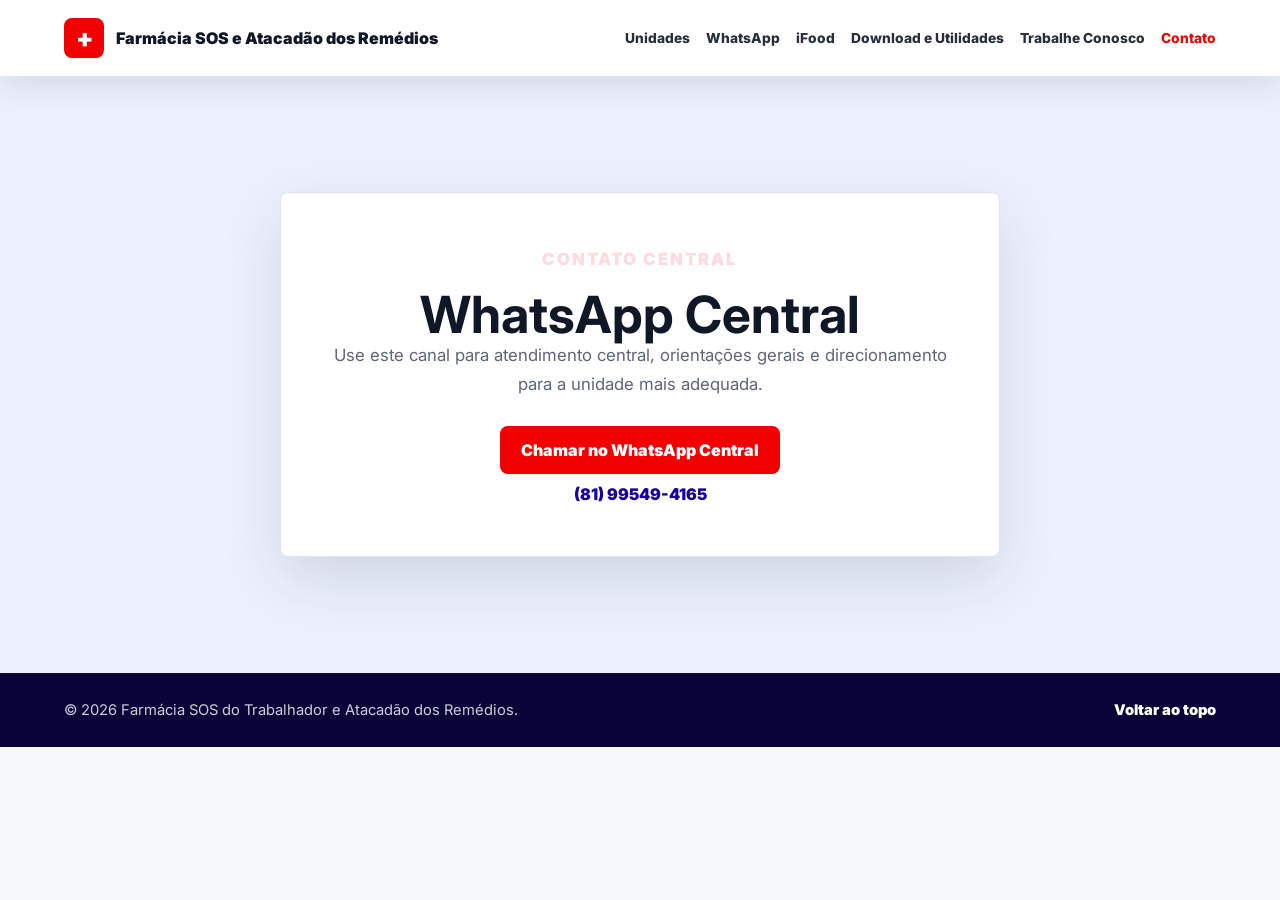
<file: contato.html>
<!doctype html>
<html lang="pt-BR">
  <head>
    <meta charset="utf-8">
    <meta name="viewport" content="width=device-width, initial-scale=1">
    <title>Farmácia SOS do Trabalhador e Atacadão dos Remédios</title>
    <meta
      name="description"
      content="Unidades, WhatsApp, iFood e informações de atendimento da Farmácia SOS do Trabalhador e Atacadão dos Remédios."
    >
    <link rel="preconnect" href="https://fonts.googleapis.com">
    <link rel="preconnect" href="https://fonts.gstatic.com" crossorigin>
    <link
      href="https://fonts.googleapis.com/css2?family=Inter:wght@400;500;600;700;800;900&display=swap"
      rel="stylesheet"
    >
    <link rel="icon" href="assets/favicon.svg" type="image/svg+xml">
    <link rel="stylesheet" href="styles.css">
  </head>
  <body class="subpage">
    <header class="site-header" data-header>
      <a class="brand" href="index.html" aria-label="Ir para o início">
        <span class="brand-cross">+</span>
        <span>Farmácia SOS e Atacadão dos Remédios</span>
      </a>

      <button class="menu-toggle" type="button" aria-label="Abrir menu" aria-expanded="false" data-menu-toggle>
        <span></span>
        <span></span>
        <span></span>
      </button>

      <nav class="nav" data-nav aria-label="Navegação principal">
        <a href="unidades.html">Unidades</a>
        <a href="whatsapp.html">WhatsApp</a>
        <a href="ifood.html">iFood</a>
        <a href="downloads.html">Download e Utilidades</a>
        <a href="https://forms.gle/5u4SYLcaU9EWQe9u9" target="_blank" rel="noopener noreferrer">Trabalhe Conosco</a>
        <a href="contato.html" aria-current="page">Contato</a>
      </nav>
    </header>

    <main>
      <section class="section contact" id="contato" aria-labelledby="contact-title">
        <div class="section-inner contact-only">
          <div class="contact-card">
            <p class="eyebrow">Contato Central</p>
            <h2 id="contact-title">WhatsApp Central</h2>
            <p>
              Use este canal para atendimento central, orientações gerais e direcionamento para a unidade mais
              adequada.
            </p>
            <div class="contact-details">
              <a class="button primary" href="https://wa.me/5581995494165">Chamar no WhatsApp Central</a>
              <span>(81) 99549-4165</span>
            </div>
          </div>
        </div>
      </section>
    </main>

    <footer class="footer">
      <span>© 2026 Farmácia SOS do Trabalhador e Atacadão dos Remédios.</span>
      <a href="index.html">Voltar ao topo</a>
    </footer>

    <script src="script.js"></script>
  </body>
</html>
</file>
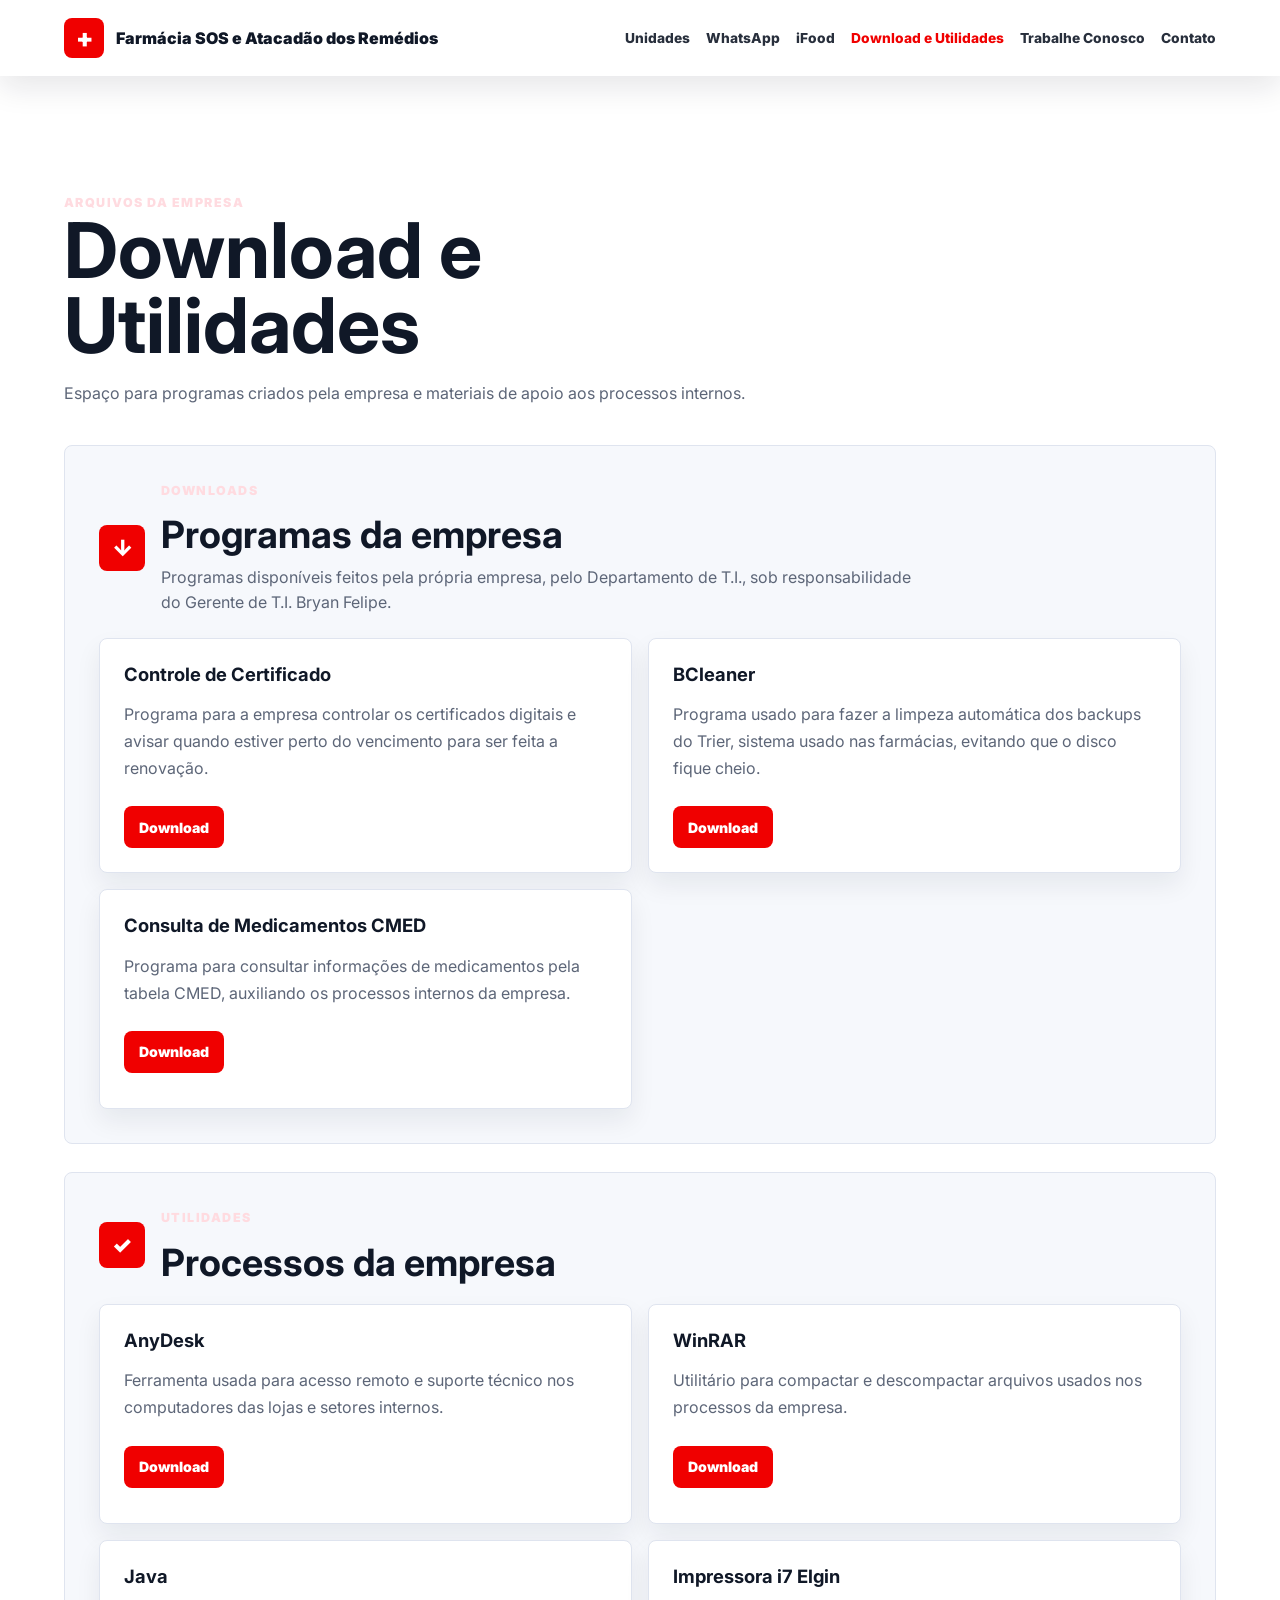
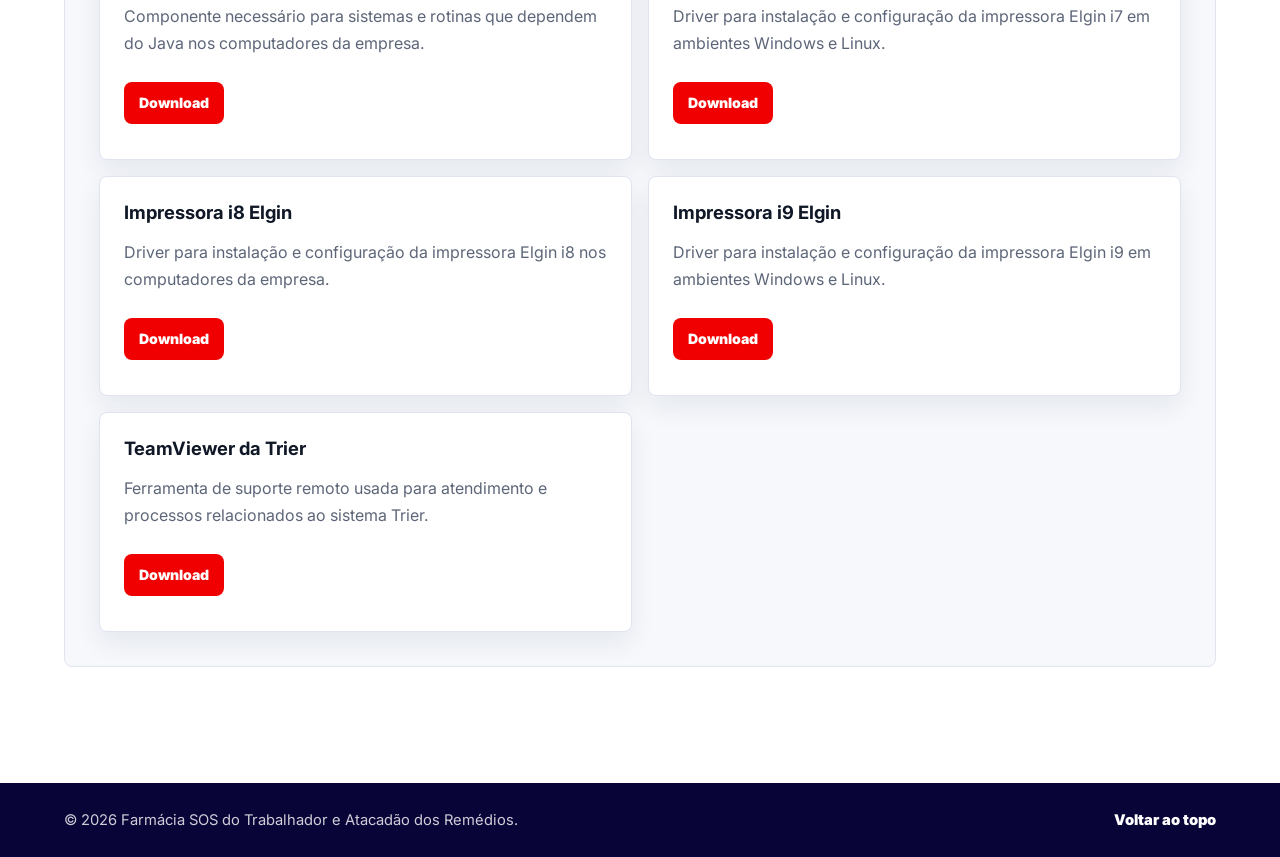
<file: downloads.html>
<!doctype html>
<html lang="pt-BR">
  <head>
    <meta charset="utf-8">
    <meta name="viewport" content="width=device-width, initial-scale=1">
    <title>Download e Utilidades | Farmácia SOS e Atacadão dos Remédios</title>
    <meta
      name="description"
      content="Downloads de programas e utilidades internas da Farmácia SOS do Trabalhador e Atacadão dos Remédios."
    >
    <link rel="preconnect" href="https://fonts.googleapis.com">
    <link rel="preconnect" href="https://fonts.gstatic.com" crossorigin>
    <link
      href="https://fonts.googleapis.com/css2?family=Inter:wght@400;500;600;700;800;900&display=swap"
      rel="stylesheet"
    >
    <link rel="icon" href="assets/favicon.svg" type="image/svg+xml">
    <link rel="stylesheet" href="styles.css">
  </head>
  <body class="subpage">
    <header class="site-header" data-header>
      <a class="brand" href="index.html" aria-label="Ir para o início">
        <span class="brand-cross">+</span>
        <span>Farmácia SOS e Atacadão dos Remédios</span>
      </a>

      <button class="menu-toggle" type="button" aria-label="Abrir menu" aria-expanded="false" data-menu-toggle>
        <span></span>
        <span></span>
        <span></span>
      </button>

      <nav class="nav" data-nav aria-label="Navegação principal">
        <a href="unidades.html">Unidades</a>
        <a href="whatsapp.html">WhatsApp</a>
        <a href="ifood.html">iFood</a>
        <a href="downloads.html" aria-current="page">Download e Utilidades</a>
        <a href="https://forms.gle/5u4SYLcaU9EWQe9u9" target="_blank" rel="noopener noreferrer">Trabalhe Conosco</a>
        <a href="contato.html">Contato</a>
      </nav>
    </header>

    <main>
      <section class="section downloads" id="downloads" aria-labelledby="downloads-title">
        <div class="section-inner">
          <div class="section-heading">
            <p class="eyebrow">Arquivos da empresa</p>
            <h1 id="downloads-title">Download e Utilidades</h1>
            <p>Espaço para programas criados pela empresa e materiais de apoio aos processos internos.</p>
          </div>

          <div class="download-groups">
            <section class="download-group" aria-labelledby="programs-title">
              <div class="download-group-heading">
                <span class="download-icon">↓</span>
                <div>
                  <p class="eyebrow">Downloads</p>
                  <h2 id="programs-title">Programas da empresa</h2>
                  <p class="download-note">
                    Programas disponíveis feitos pela própria empresa, pelo Departamento de T.I., sob responsabilidade
                    do Gerente de T.I. Bryan Felipe.
                  </p>
                </div>
              </div>

              <div class="download-grid">
                <article class="download-card">
                  <h3>Controle de Certificado</h3>
                  <p>Programa para a empresa controlar os certificados digitais e avisar quando estiver perto do vencimento para ser feita a renovação.</p>
                  <a class="mini-link" href="https://www.mediafire.com/file/p37ywfiznvc7p60/CertiControl.exe/file" target="_blank" rel="noopener noreferrer">Download</a>
                </article>
                <article class="download-card">
                  <h3>BCleaner</h3>
                  <p>Programa usado para fazer a limpeza automática dos backups do Trier, sistema usado nas farmácias, evitando que o disco fique cheio.</p>
                  <a class="mini-link" href="https://www.mediafire.com/file/vxejhpbcp4vbf5q/Instalador_BCleaner_1.0.5.exe/file" target="_blank" rel="noopener noreferrer">Download</a>
                </article>
                <article class="download-card">
                  <h3>Consulta de Medicamentos CMED</h3>
                  <p>Programa para consultar informações de medicamentos pela tabela CMED, auxiliando os processos internos da empresa.</p>
                  <a class="mini-link" href="https://www.mediafire.com/file/5kdddxyx3rzt1ry/Consulta_de_Medicamentos_v.1.0.10.exe/file" target="_blank" rel="noopener noreferrer">Download</a>
                </article>
              </div>
            </section>

            <section class="download-group" aria-labelledby="utilities-title">
              <div class="download-group-heading">
                <span class="download-icon">✓</span>
                <div>
                  <p class="eyebrow">Utilidades</p>
                  <h2 id="utilities-title">Processos da empresa</h2>
                </div>
              </div>

              <div class="download-grid">
                <article class="download-card">
                  <h3>AnyDesk</h3>
                  <p>Ferramenta usada para acesso remoto e suporte técnico nos computadores das lojas e setores internos.</p>
                  <a class="mini-link" href="https://anydesk.com/pt/downloads/guide/thank-you?dv=win_exe" target="_blank" rel="noopener noreferrer">Download</a>
                </article>
                <article class="download-card">
                  <h3>WinRAR</h3>
                  <p>Utilitário para compactar e descompactar arquivos usados nos processos da empresa.</p>
                  <a class="mini-link" href="https://www.win-rar.com/download.html?&L=9" target="_blank" rel="noopener noreferrer">Download</a>
                </article>
                <article class="download-card">
                  <h3>Java</h3>
                  <p>Componente necessário para sistemas e rotinas que dependem do Java nos computadores da empresa.</p>
                  <a class="mini-link" href="https://www.java.com/pt-br/download/manual.jsp" target="_blank" rel="noopener noreferrer">Download</a>
                </article>
                <article class="download-card">
                  <h3>Impressora i7 Elgin</h3>
                  <p>Driver para instalação e configuração da impressora Elgin i7 em ambientes Windows e Linux.</p>
                  <a class="mini-link" href="https://www.bztech.com.br/downloads/driver-elgin-i7-i8-e-i9-windows-e-linux?srsltid=AfmBOopD6mpIKM_k0j4igUa6kkxIWP5_piqd7CU7grDvHcJlBO3ZiYYm" target="_blank" rel="noopener noreferrer">Download</a>
                </article>
                <article class="download-card">
                  <h3>Impressora i8 Elgin</h3>
                  <p>Driver para instalação e configuração da impressora Elgin i8 nos computadores da empresa.</p>
                  <a class="mini-link" href="https://www.bztech.com.br/downloads/driver-elgin-i8?srsltid=AfmBOorivyfluQoA_C-Mgw2uSxzraO_hOB4u3u1Q-TOB9aXjZQBrkbKq" target="_blank" rel="noopener noreferrer">Download</a>
                </article>
                <article class="download-card">
                  <h3>Impressora i9 Elgin</h3>
                  <p>Driver para instalação e configuração da impressora Elgin i9 em ambientes Windows e Linux.</p>
                  <a class="mini-link" href="https://www.bztech.com.br/downloads/driver-elgin-i7-i8-e-i9-windows-e-linux?srsltid=AfmBOoq1NBQIHwqzigUZuZANaMcjIDyZ7S8HsDz4c2JhzYMMxjXqgLQT" target="_blank" rel="noopener noreferrer">Download</a>
                </article>
                <article class="download-card">
                  <h3>TeamViewer da Trier</h3>
                  <p>Ferramenta de suporte remoto usada para atendimento e processos relacionados ao sistema Trier.</p>
                  <a class="mini-link" href="https://s3.sa-east-1.amazonaws.com/sup.grupotrier.com.br/TeamViewer_Trier.exe" target="_blank" rel="noopener noreferrer">Download</a>
                </article>
              </div>
            </section>
          </div>
        </div>
      </section>
    </main>

    <footer class="footer">
      <span>© 2026 Farmácia SOS do Trabalhador e Atacadão dos Remédios.</span>
      <a href="index.html">Voltar ao topo</a>
    </footer>

    <script src="script.js"></script>
  </body>
</html>
</file>
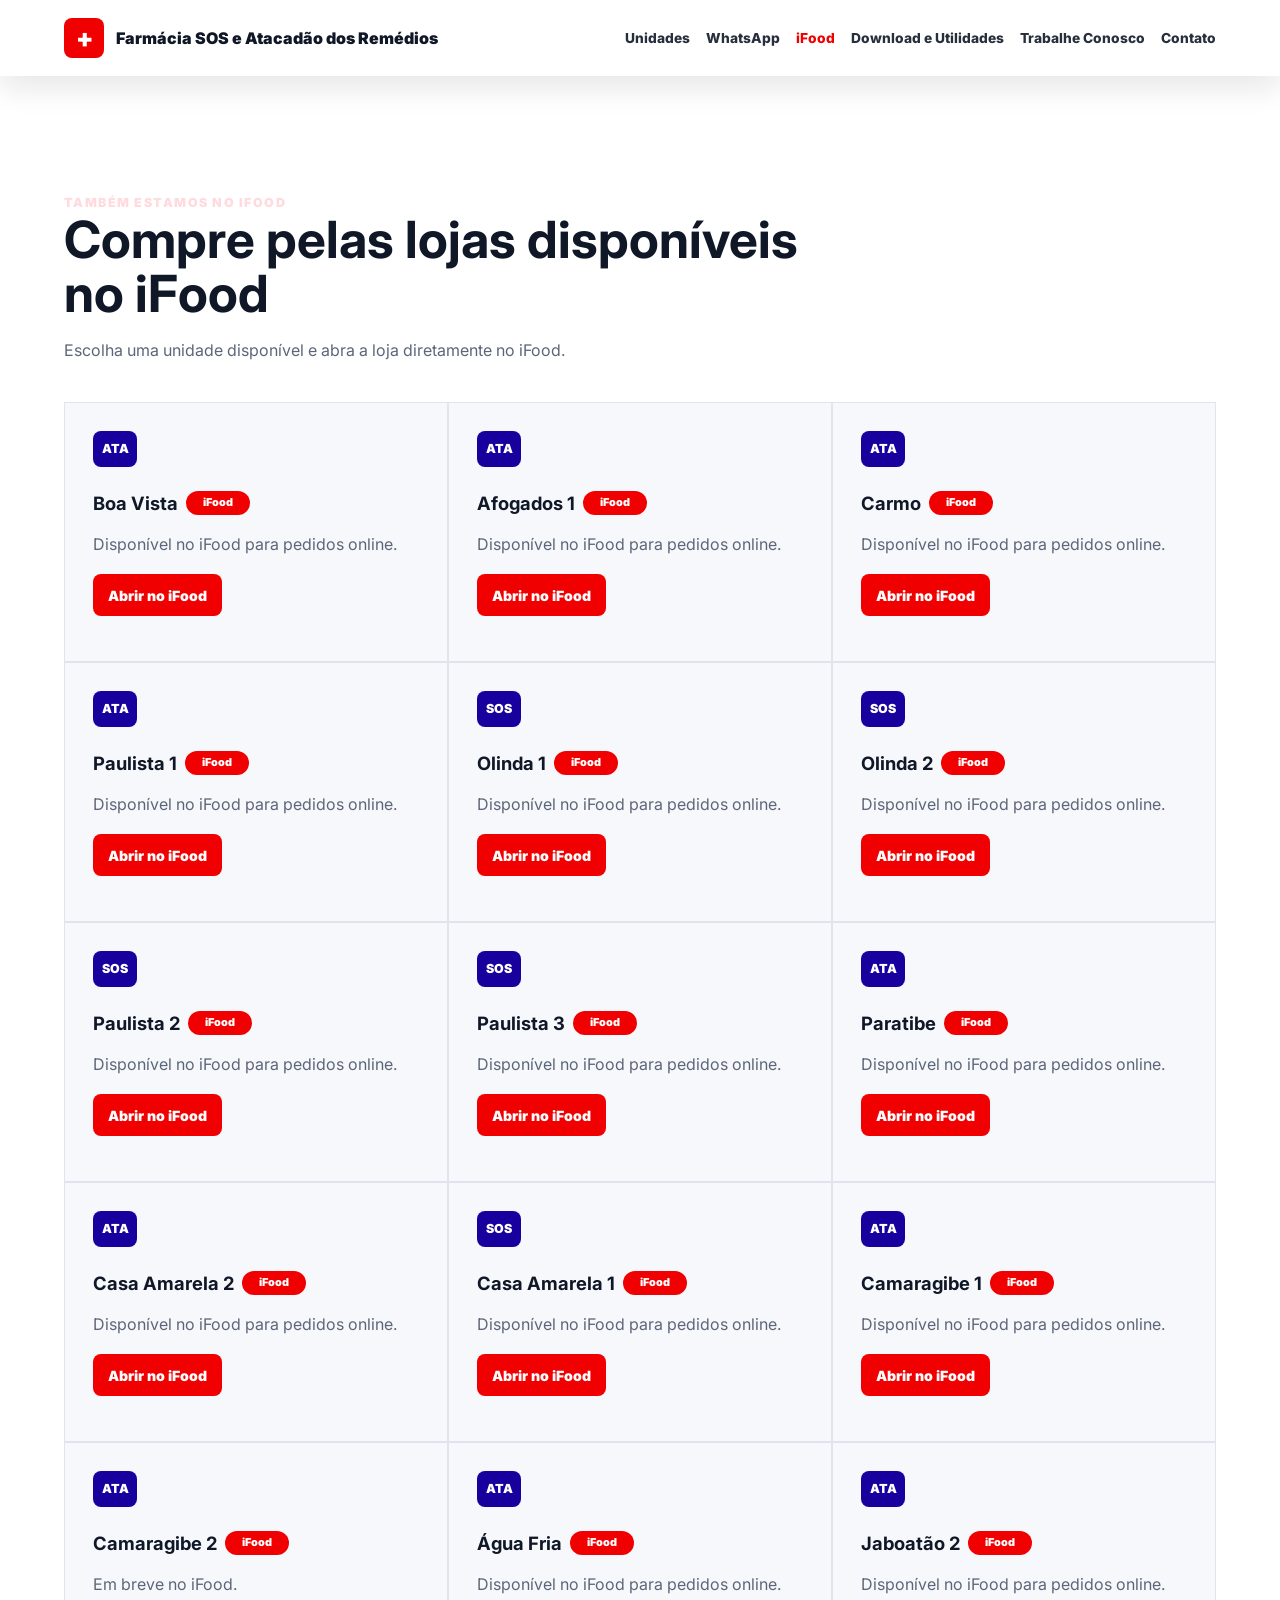
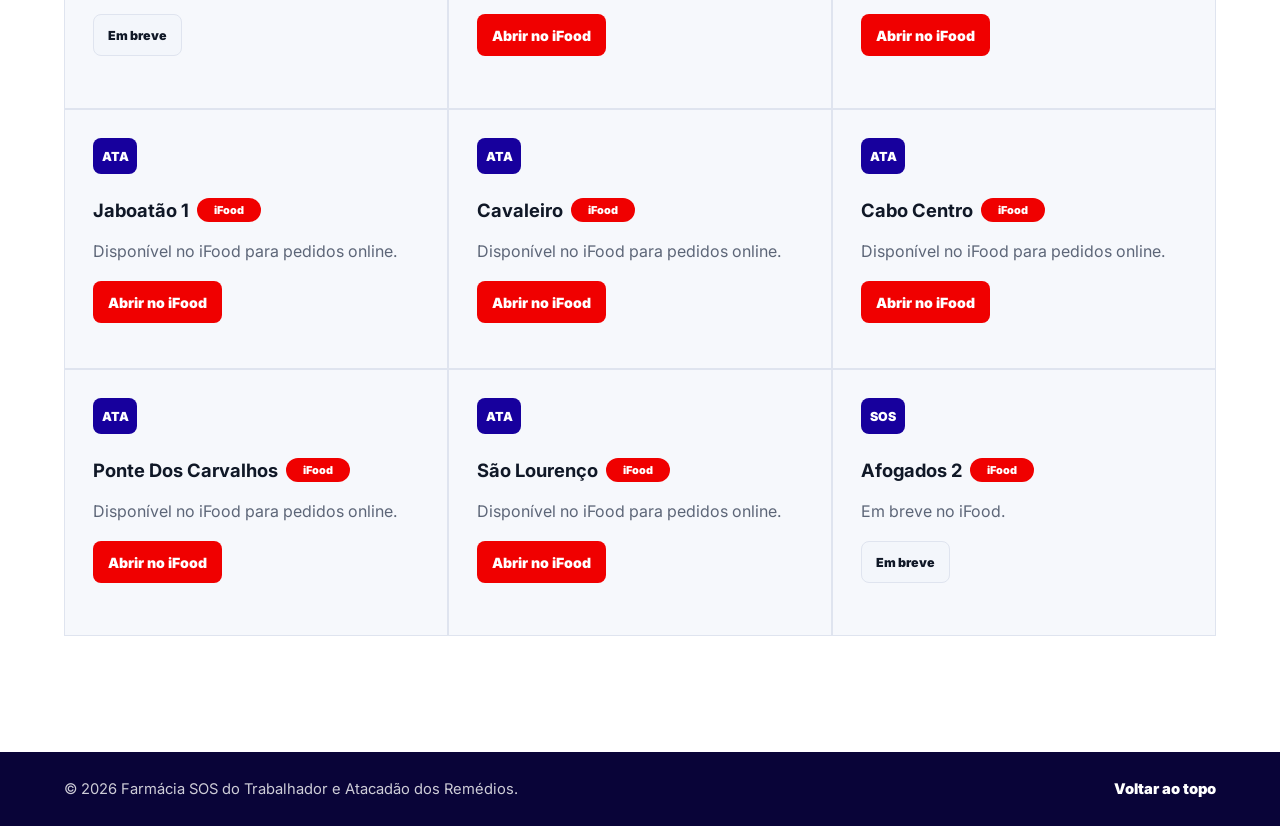
<file: ifood.html>
<!doctype html>
<html lang="pt-BR">
  <head>
    <meta charset="utf-8">
    <meta name="viewport" content="width=device-width, initial-scale=1">
    <title>Farmácia SOS do Trabalhador e Atacadão dos Remédios</title>
    <meta
      name="description"
      content="Unidades, WhatsApp, iFood e informações de atendimento da Farmácia SOS do Trabalhador e Atacadão dos Remédios."
    >
    <link rel="preconnect" href="https://fonts.googleapis.com">
    <link rel="preconnect" href="https://fonts.gstatic.com" crossorigin>
    <link
      href="https://fonts.googleapis.com/css2?family=Inter:wght@400;500;600;700;800;900&display=swap"
      rel="stylesheet"
    >
    <link rel="icon" href="assets/favicon.svg" type="image/svg+xml">
    <link rel="stylesheet" href="styles.css">
  </head>
  <body class="subpage">
    <header class="site-header" data-header>
      <a class="brand" href="index.html" aria-label="Ir para o início">
        <span class="brand-cross">+</span>
        <span>Farmácia SOS e Atacadão dos Remédios</span>
      </a>

      <button class="menu-toggle" type="button" aria-label="Abrir menu" aria-expanded="false" data-menu-toggle>
        <span></span>
        <span></span>
        <span></span>
      </button>

      <nav class="nav" data-nav aria-label="Navegação principal">
        <a href="unidades.html">Unidades</a>
        <a href="whatsapp.html">WhatsApp</a>
        <a href="ifood.html" aria-current="page">iFood</a>
        <a href="downloads.html">Download e Utilidades</a>
        <a href="https://forms.gle/5u4SYLcaU9EWQe9u9" target="_blank" rel="noopener noreferrer">Trabalhe Conosco</a>
        <a href="contato.html">Contato</a>
      </nav>
    </header>

    <main>
      <section class="section process" id="ifood" aria-labelledby="ifood-title">
        <div class="section-inner">
          <div class="section-heading">
            <p class="eyebrow">Também estamos no iFood</p>
            <h2 id="ifood-title">Compre pelas lojas disponíveis no iFood</h2>
            <p>Escolha uma unidade disponível e abra a loja diretamente no iFood.</p>
          </div>

          <div class="timeline store-list">
            <div class="step">
              <span>ATA</span>
              <h3>Boa Vista</h3>
              <p>Disponível no iFood para pedidos online.</p>
              <a class="mini-link" href="https://www.ifood.com.br/delivery/recife-pe/atacadao-dos-remedios---boa-vista-boa-vista/c3ed3f2a-33ce-4dd9-ad22-9af21ca76909" target="_blank" rel="noopener noreferrer">Abrir no iFood</a>
            </div>
            <div class="step">
              <span>ATA</span>
              <h3>Afogados 1</h3>
              <p>Disponível no iFood para pedidos online.</p>
              <a class="mini-link" href="https://www.ifood.com.br/delivery/recife-pe/atacadao-dos-remedios---afogados-afogados/bf3669c3-8ab5-4fe7-b10a-dcb3cf2a4117" target="_blank" rel="noopener noreferrer">Abrir no iFood</a>
            </div>
            <div class="step">
              <span>ATA</span>
              <h3>Carmo</h3>
              <p>Disponível no iFood para pedidos online.</p>
              <a class="mini-link" href="https://www.ifood.com.br/delivery/recife-pe/atacadao-dos-remedios---carmo-santo-antonio/d259e37f-4325-475f-ac37-fcff819922dd" target="_blank" rel="noopener noreferrer">Abrir no iFood</a>
            </div>
            <div class="step">
              <span>ATA</span>
              <h3>Paulista 1</h3>
              <p>Disponível no iFood para pedidos online.</p>
              <a class="mini-link" href="https://www.ifood.com.br/delivery/paulista-pe/atacadao-dos-remedios---paulista-1-centro/66c1599e-44c5-498d-bdf0-701d4f03259a" target="_blank" rel="noopener noreferrer">Abrir no iFood</a>
            </div>
            <div class="step">
              <span>SOS</span>
              <h3>Olinda 1</h3>
              <p>Disponível no iFood para pedidos online.</p>
              <a class="mini-link" href="https://www.ifood.com.br/delivery/olinda-pe/farmacia-sos-do-trabalhador---olinda-1-bairro-novo/15ab85bb-f043-4216-92ac-5fe4c594aeb2" target="_blank" rel="noopener noreferrer">Abrir no iFood</a>
            </div>
            <div class="step">
              <span>SOS</span>
              <h3>Olinda 2</h3>
              <p>Disponível no iFood para pedidos online.</p>
              <a class="mini-link" href="https://www.ifood.com.br/delivery/olinda-pe/farmacia-sos-do-trabalhador---olinda-2-bairro-novo/6d65553f-7bae-410e-89b2-7211d6151a2a" target="_blank" rel="noopener noreferrer">Abrir no iFood</a>
            </div>
            <div class="step">
              <span>SOS</span>
              <h3>Paulista 2</h3>
              <p>Disponível no iFood para pedidos online.</p>
              <a class="mini-link" href="https://www.ifood.com.br/delivery/paulista-pe/farmacia-sos-do-trabalhador---paulista-2-centro/c1f63ca1-7bf1-41a5-bc1d-15e2a435bd69" target="_blank" rel="noopener noreferrer">Abrir no iFood</a>
            </div>
            <div class="step">
              <span>SOS</span>
              <h3>Paulista 3</h3>
              <p>Disponível no iFood para pedidos online.</p>
              <a class="mini-link" href="https://www.ifood.com.br/delivery/paulista-pe/farmacia-sos-do-trabalhador---paulista-3-centro/3e96d57c-15bb-4b41-92ef-2ddf077719b7" target="_blank" rel="noopener noreferrer">Abrir no iFood</a>
            </div>
            <div class="step">
              <span>ATA</span>
              <h3>Paratibe</h3>
              <p>Disponível no iFood para pedidos online.</p>
              <a class="mini-link" href="https://www.ifood.com.br/delivery/paulista-pe/atacadao-dos-remedios---paratibe-paratibe/24e1119e-1c39-42a4-ae71-c5835472d8b8" target="_blank" rel="noopener noreferrer">Abrir no iFood</a>
            </div>
            <div class="step">
              <span>ATA</span>
              <h3>Casa Amarela 2</h3>
              <p>Disponível no iFood para pedidos online.</p>
              <a class="mini-link" href="https://www.ifood.com.br/delivery/recife-pe/atacadao-dos-remedios---casa-2-casa-amarela/e46a60a4-9be6-418d-b8f0-bd541054e02e" target="_blank" rel="noopener noreferrer">Abrir no iFood</a>
            </div>
            <div class="step">
              <span>SOS</span>
              <h3>Casa Amarela 1</h3>
              <p>Disponível no iFood para pedidos online.</p>
              <a class="mini-link" href="https://www.ifood.com.br/delivery/recife-pe/farmacia-sos-do-trabalhador---casa-1-casa-amarela/d84a67cf-ef06-4102-b4d0-c83d133167cb" target="_blank" rel="noopener noreferrer">Abrir no iFood</a>
            </div>
            <div class="step">
              <span>ATA</span>
              <h3>Camaragibe 1</h3>
              <p>Disponível no iFood para pedidos online.</p>
              <a class="mini-link" href="https://www.ifood.com.br/delivery/camaragibe-pe/atacadao-dos-remedios---camaragibe-bairro-novo-do-carmelo/988ce99f-5bf3-42d6-8a83-1f8c09526f0a" target="_blank" rel="noopener noreferrer">Abrir no iFood</a>
            </div>
            <div class="step">
              <span>ATA</span>
              <h3>Camaragibe 2</h3>
              <p>Em breve no iFood.</p>
              <span class="mini-link ghost status-label">Em breve</span>
            </div>
            <div class="step">
              <span>ATA</span>
              <h3>Água Fria</h3>
              <p>Disponível no iFood para pedidos online.</p>
              <a class="mini-link" href="https://www.ifood.com.br/delivery/recife-pe/atacadao-dos-remedios---agua-fria-agua-fria/7778a5b6-95d5-4931-9e22-368284689782" target="_blank" rel="noopener noreferrer">Abrir no iFood</a>
            </div>
            <div class="step">
              <span>ATA</span>
              <h3>Jaboatão 2</h3>
              <p>Disponível no iFood para pedidos online.</p>
              <a class="mini-link" href="https://www.ifood.com.br/delivery/jaboatao-dos-guararapes-pe/atacadao-dos-remedios---jaboatao-2-centro/b028259d-847f-4167-a9e9-99b83510c77e" target="_blank" rel="noopener noreferrer">Abrir no iFood</a>
            </div>
            <div class="step">
              <span>ATA</span>
              <h3>Jaboatão 1</h3>
              <p>Disponível no iFood para pedidos online.</p>
              <a class="mini-link" href="https://www.ifood.com.br/delivery/jaboatao-dos-guararapes-pe/atacadao-dos-remedios---jaboatao-centro/4d5e83cf-4e8f-48ef-80f3-acda45116857" target="_blank" rel="noopener noreferrer">Abrir no iFood</a>
            </div>
            <div class="step">
              <span>ATA</span>
              <h3>Cavaleiro</h3>
              <p>Disponível no iFood para pedidos online.</p>
              <a class="mini-link" href="https://www.ifood.com.br/delivery/jaboatao-dos-guararapes-pe/atacadao-dos-remedios---cavaleiro-cavaleiro/99930864-1e33-4555-8747-8707ee3f2e61" target="_blank" rel="noopener noreferrer">Abrir no iFood</a>
            </div>
            <div class="step">
              <span>ATA</span>
              <h3>Cabo Centro</h3>
              <p>Disponível no iFood para pedidos online.</p>
              <a class="mini-link" href="https://www.ifood.com.br/delivery/cabo-de-santo-agostinho-pe/atacadao-dos-remedios---cabo-centro-centro/a7c72057-39f6-4827-9479-276874eaa36f" target="_blank" rel="noopener noreferrer">Abrir no iFood</a>
            </div>
            <div class="step">
              <span>ATA</span>
              <h3>Ponte Dos Carvalhos</h3>
              <p>Disponível no iFood para pedidos online.</p>
              <a class="mini-link" href="https://www.ifood.com.br/delivery/cabo-de-santo-agostinho-pe/atacadao-dos-remedios---pontes-ponte-dos-carvalhos/e499f4a5-fa6e-4450-a44a-9a2dce63aac1" target="_blank" rel="noopener noreferrer">Abrir no iFood</a>
            </div>
            <div class="step">
              <span>ATA</span>
              <h3>São Lourenço</h3>
              <p>Disponível no iFood para pedidos online.</p>
              <a class="mini-link" href="https://www.ifood.com.br/delivery/sao-lourenco-da-mata-pe/atacadao-dos-remedios---sao-lourenco-centro/72e19dec-cfc0-442d-bfc2-ed3fef2def76" target="_blank" rel="noopener noreferrer">Abrir no iFood</a>
            </div>
            <div class="step">
              <span>SOS</span>
              <h3>Afogados 2</h3>
              <p>Em breve no iFood.</p>
              <span class="mini-link ghost status-label">Em breve</span>
            </div>
          </div>
        </div>
      </section>
    </main>

    <footer class="footer">
      <span>© 2026 Farmácia SOS do Trabalhador e Atacadão dos Remédios.</span>
      <a href="index.html">Voltar ao topo</a>
    </footer>

    <script src="script.js"></script>
  </body>
</html>
</file>
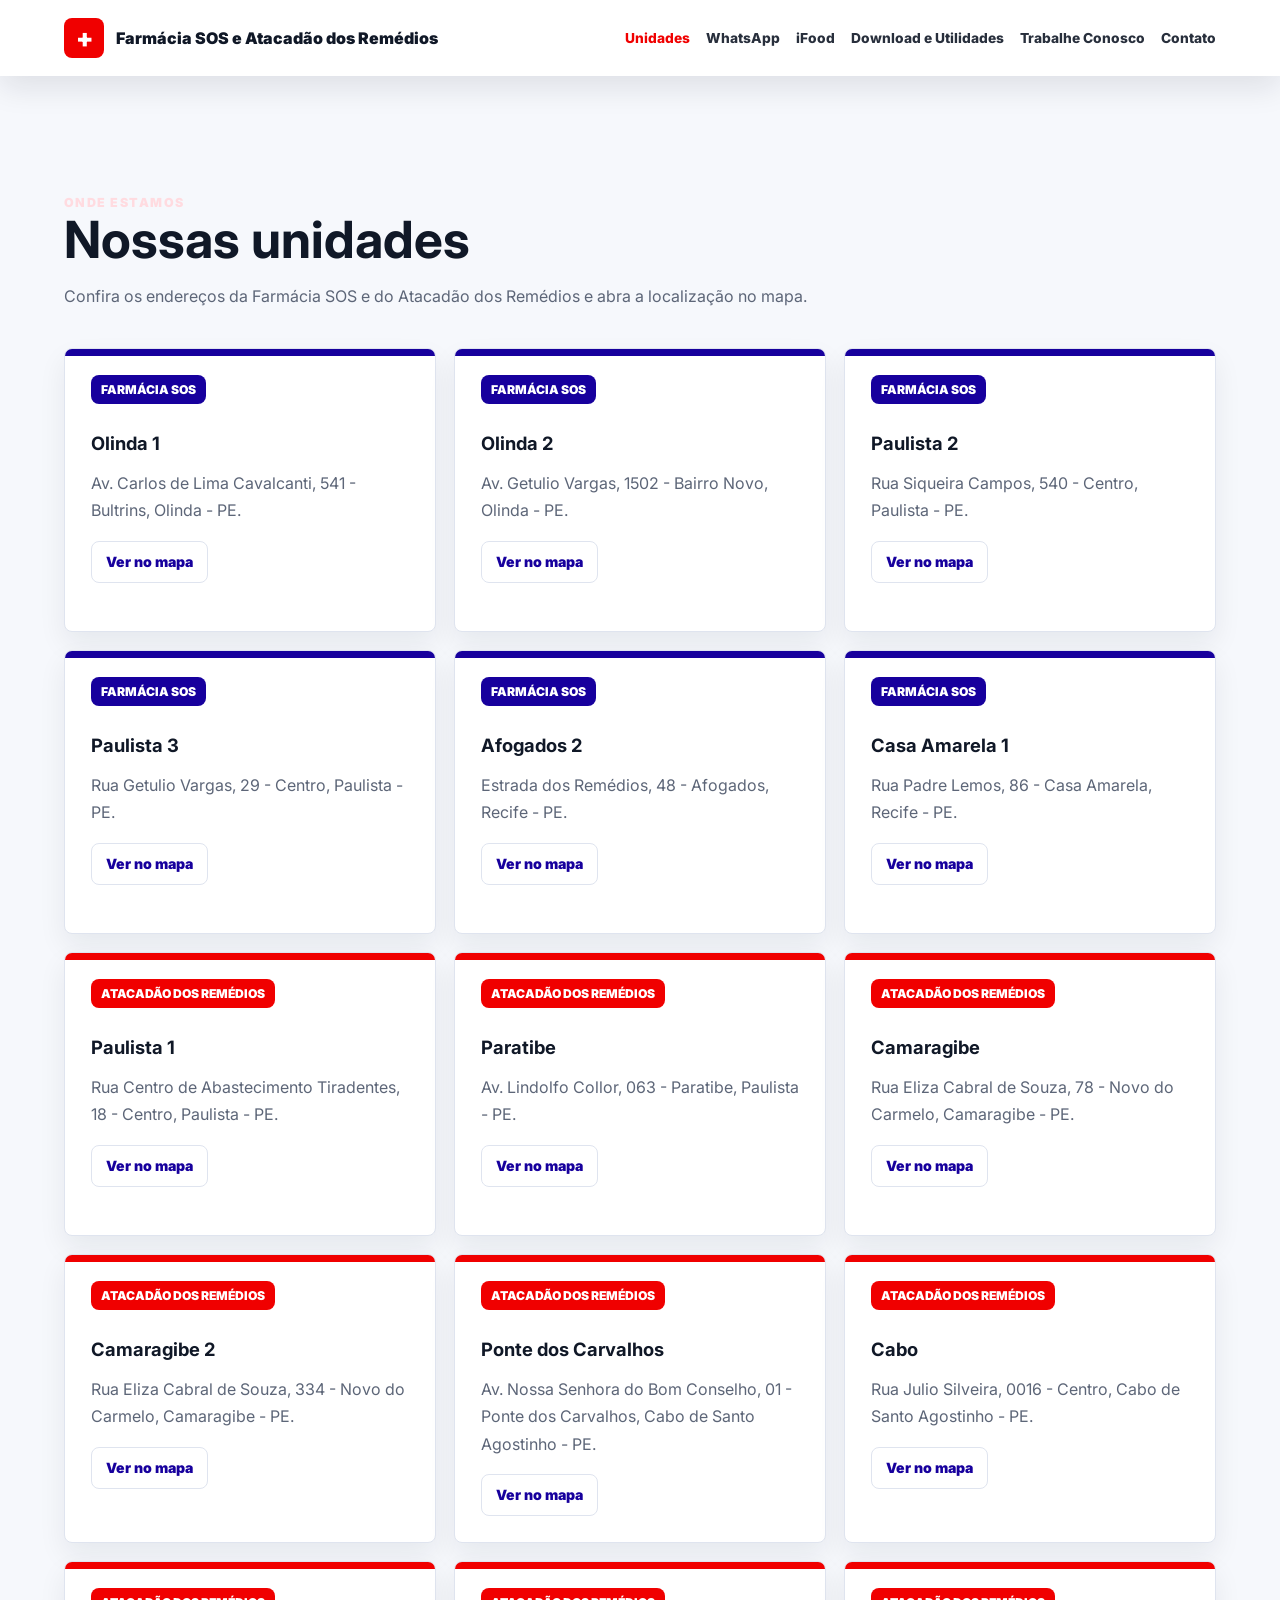
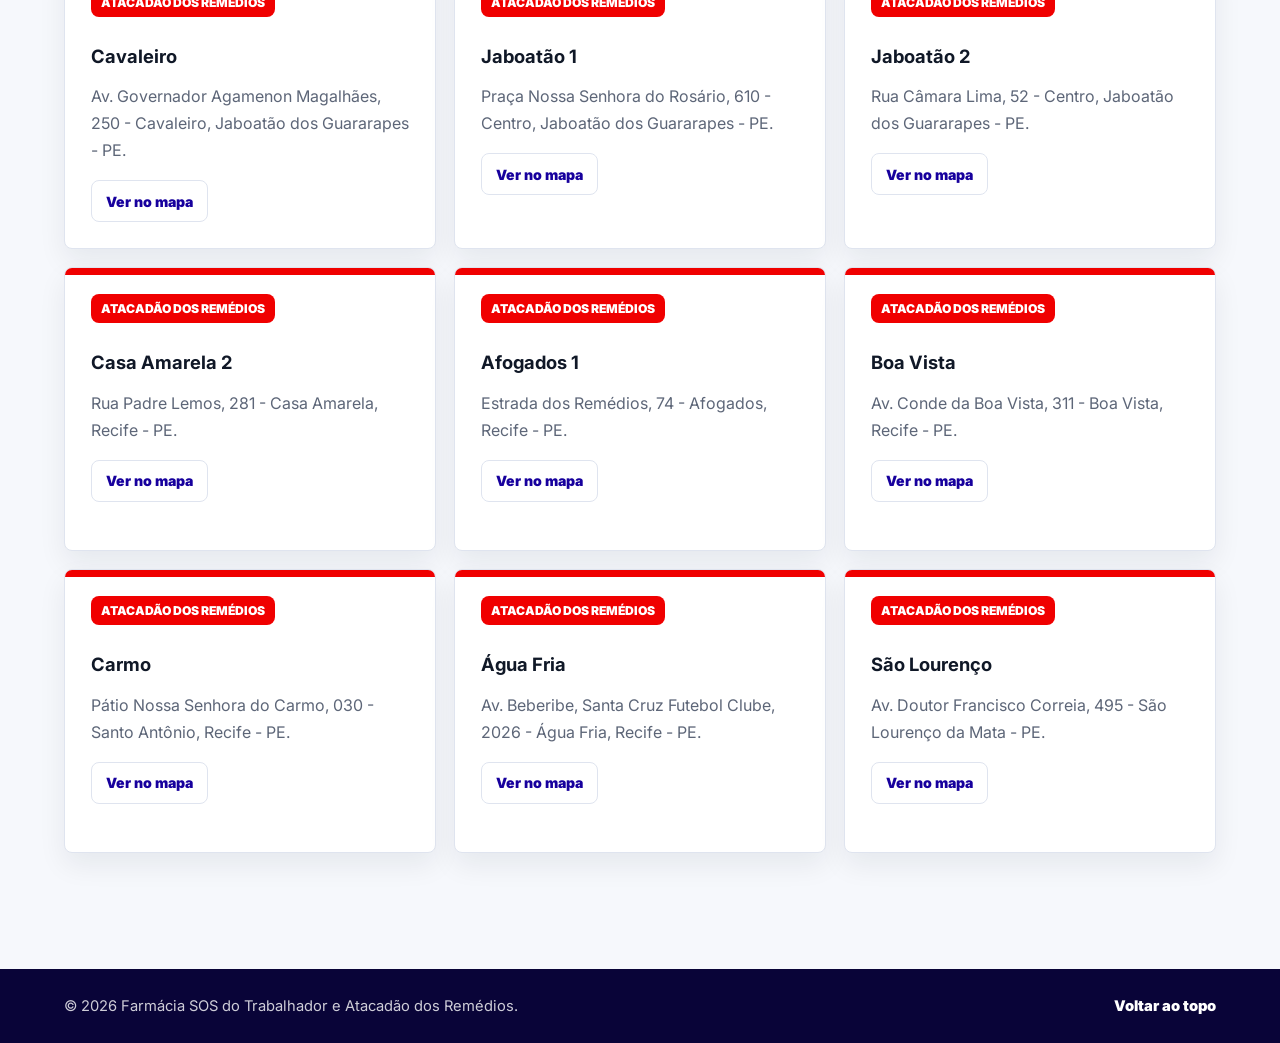
<file: unidades.html>
<!doctype html>
<html lang="pt-BR">
  <head>
    <meta charset="utf-8">
    <meta name="viewport" content="width=device-width, initial-scale=1">
    <title>Farmácia SOS do Trabalhador e Atacadão dos Remédios</title>
    <meta
      name="description"
      content="Unidades, WhatsApp, iFood e informações de atendimento da Farmácia SOS do Trabalhador e Atacadão dos Remédios."
    >
    <link rel="preconnect" href="https://fonts.googleapis.com">
    <link rel="preconnect" href="https://fonts.gstatic.com" crossorigin>
    <link
      href="https://fonts.googleapis.com/css2?family=Inter:wght@400;500;600;700;800;900&display=swap"
      rel="stylesheet"
    >
    <link rel="icon" href="assets/favicon.svg" type="image/svg+xml">
    <link rel="stylesheet" href="styles.css">
  </head>
  <body class="subpage">
    <header class="site-header" data-header>
      <a class="brand" href="index.html" aria-label="Ir para o início">
        <span class="brand-cross">+</span>
        <span>Farmácia SOS e Atacadão dos Remédios</span>
      </a>

      <button class="menu-toggle" type="button" aria-label="Abrir menu" aria-expanded="false" data-menu-toggle>
        <span></span>
        <span></span>
        <span></span>
      </button>

      <nav class="nav" data-nav aria-label="Navegação principal">
        <a href="unidades.html" aria-current="page">Unidades</a>
        <a href="whatsapp.html">WhatsApp</a>
        <a href="ifood.html">iFood</a>
        <a href="downloads.html">Download e Utilidades</a>
        <a href="https://forms.gle/5u4SYLcaU9EWQe9u9" target="_blank" rel="noopener noreferrer">Trabalhe Conosco</a>
        <a href="contato.html">Contato</a>
      </nav>
    </header>

    <main>
      <section class="section" id="unidades" aria-labelledby="units-title">
        <div class="section-inner">
          <div class="section-heading">
            <p class="eyebrow">Onde estamos</p>
            <h2 id="units-title">Nossas unidades</h2>
            <p>Confira os endereços da Farmácia SOS e do Atacadão dos Remédios e abra a localização no mapa.</p>
          </div>

          <div class="cards unit-grid">
            <article class="card unit-card sos">
              <span class="tag">Farmácia SOS</span>
              <h3>Olinda 1</h3>
              <p>Av. Carlos de Lima Cavalcanti, 541 - Bultrins, Olinda - PE.</p>
              <div class="card-actions">
                <button class="mini-link ghost map-trigger" type="button" data-map-query="AV CARLOS DE LIMA CAVALCANTI 541 BULTRINS OLINDA PE" data-map-title="Olinda 1">Ver no mapa</button>
              </div>
            </article>
            <article class="card unit-card sos">
              <span class="tag">Farmácia SOS</span>
              <h3>Olinda 2</h3>
              <p>Av. Getulio Vargas, 1502 - Bairro Novo, Olinda - PE.</p>
              <div class="card-actions">
                <button class="mini-link ghost map-trigger" type="button" data-map-query="AV GETULIO VARGAS 1502 BAIRRO NOVO OLINDA PE" data-map-title="Olinda 2">Ver no mapa</button>
              </div>
            </article>
            <article class="card unit-card sos">
              <span class="tag">Farmácia SOS</span>
              <h3>Paulista 2</h3>
              <p>Rua Siqueira Campos, 540 - Centro, Paulista - PE.</p>
              <div class="card-actions">
                <button class="mini-link ghost map-trigger" type="button" data-map-query="RUA SIQUEIRA CAMPOS 540 PAULISTA CENTRO PE" data-map-title="Paulista 2">Ver no mapa</button>
              </div>
            </article>
            <article class="card unit-card sos">
              <span class="tag">Farmácia SOS</span>
              <h3>Paulista 3</h3>
              <p>Rua Getulio Vargas, 29 - Centro, Paulista - PE.</p>
              <div class="card-actions">
                <button class="mini-link ghost map-trigger" type="button" data-map-query="RUA GETULIO VARGAS 29 PAULISTA CENTRO PE" data-map-title="Paulista 3">Ver no mapa</button>
              </div>
            </article>
            <article class="card unit-card sos">
              <span class="tag">Farmácia SOS</span>
              <h3>Afogados 2</h3>
              <p>Estrada dos Remédios, 48 - Afogados, Recife - PE.</p>
              <div class="card-actions">
                <button class="mini-link ghost map-trigger" type="button" data-map-query="ESTRADA DOS REMEDIOS 48 AFOGADOS RECIFE PE" data-map-title="Afogados 2">Ver no mapa</button>
              </div>
            </article>
            <article class="card unit-card sos">
              <span class="tag">Farmácia SOS</span>
              <h3>Casa Amarela 1</h3>
              <p>Rua Padre Lemos, 86 - Casa Amarela, Recife - PE.</p>
              <div class="card-actions">
                <button class="mini-link ghost map-trigger" type="button" data-map-query="RUA PADRE LEMOS 86 CASA AMARELA RECIFE PE" data-map-title="Casa Amarela 1">Ver no mapa</button>
              </div>
            </article>
            <article class="card unit-card atacadao">
              <span class="tag">Atacadão dos Remédios</span>
              <h3>Paulista 1</h3>
              <p>Rua Centro de Abastecimento Tiradentes, 18 - Centro, Paulista - PE.</p>
              <div class="card-actions">
                <button class="mini-link ghost map-trigger" type="button" data-map-query="RUA CENTRO DE ABASTECIMENTO TIRADENTES 18 CENTRO PAULISTA PE" data-map-title="Paulista 1">Ver no mapa</button>
              </div>
            </article>
            <article class="card unit-card atacadao">
              <span class="tag">Atacadão dos Remédios</span>
              <h3>Paratibe</h3>
              <p>Av. Lindolfo Collor, 063 - Paratibe, Paulista - PE.</p>
              <div class="card-actions">
                <button class="mini-link ghost map-trigger" type="button" data-map-query="AV LINDOLFO COLLOR 063 PARATIBE PAULISTA PE" data-map-title="Paratibe">Ver no mapa</button>
              </div>
            </article>
            <article class="card unit-card atacadao">
              <span class="tag">Atacadão dos Remédios</span>
              <h3>Camaragibe</h3>
              <p>Rua Eliza Cabral de Souza, 78 - Novo do Carmelo, Camaragibe - PE.</p>
              <div class="card-actions">
                <button class="mini-link ghost map-trigger" type="button" data-map-query="RUA ELIZA CABRAL DE SOUZA 78 NOVO DO CARMELO CAMARAGIBE PE" data-map-title="Camaragibe">Ver no mapa</button>
              </div>
            </article>
            <article class="card unit-card atacadao">
              <span class="tag">Atacadão dos Remédios</span>
              <h3>Camaragibe 2</h3>
              <p>Rua Eliza Cabral de Souza, 334 - Novo do Carmelo, Camaragibe - PE.</p>
              <div class="card-actions">
                <button class="mini-link ghost map-trigger" type="button" data-map-query="RUA ELIZA CABRAL DE SOUZA 334 NOVO DO CARMELO CAMARAGIBE PE" data-map-title="Camaragibe 2">Ver no mapa</button>
              </div>
            </article>
            <article class="card unit-card atacadao">
              <span class="tag">Atacadão dos Remédios</span>
              <h3>Ponte dos Carvalhos</h3>
              <p>Av. Nossa Senhora do Bom Conselho, 01 - Ponte dos Carvalhos, Cabo de Santo Agostinho - PE.</p>
              <div class="card-actions">
                <button class="mini-link ghost map-trigger" type="button" data-map-query="AV NOSSA SENHORA DO BOM CONSELHO 01 PONTE DOS CARVALHOS CABO DE SANTO AGOSTINHO PE" data-map-title="Ponte dos Carvalhos">Ver no mapa</button>
              </div>
            </article>
            <article class="card unit-card atacadao">
              <span class="tag">Atacadão dos Remédios</span>
              <h3>Cabo</h3>
              <p>Rua Julio Silveira, 0016 - Centro, Cabo de Santo Agostinho - PE.</p>
              <div class="card-actions">
                <button class="mini-link ghost map-trigger" type="button" data-map-query="RUA JULIO SILVEIRA 0016 CENTRO CABO DE SANTO AGOSTINHO PE" data-map-title="Cabo">Ver no mapa</button>
              </div>
            </article>
            <article class="card unit-card atacadao">
              <span class="tag">Atacadão dos Remédios</span>
              <h3>Cavaleiro</h3>
              <p>Av. Governador Agamenon Magalhães, 250 - Cavaleiro, Jaboatão dos Guararapes - PE.</p>
              <div class="card-actions">
                <button class="mini-link ghost map-trigger" type="button" data-map-query="AV GOVERNADOR AGAMENON MAGALHAES 250 CAVALEIRO JABOATAO DOS GUARARAPES PE" data-map-title="Cavaleiro">Ver no mapa</button>
              </div>
            </article>
            <article class="card unit-card atacadao">
              <span class="tag">Atacadão dos Remédios</span>
              <h3>Jaboatão 1</h3>
              <p>Praça Nossa Senhora do Rosário, 610 - Centro, Jaboatão dos Guararapes - PE.</p>
              <div class="card-actions">
                <button class="mini-link ghost map-trigger" type="button" data-map-query="PRACA NOSSA SENHORA DO ROSARIO 610 CENTRO JABOATAO DOS GUARARAPES PE" data-map-title="Jaboatão 1">Ver no mapa</button>
              </div>
            </article>
            <article class="card unit-card atacadao">
              <span class="tag">Atacadão dos Remédios</span>
              <h3>Jaboatão 2</h3>
              <p>Rua Câmara Lima, 52 - Centro, Jaboatão dos Guararapes - PE.</p>
              <div class="card-actions">
                <button class="mini-link ghost map-trigger" type="button" data-map-query="RUA CAMARA LIMA 52 CENTRO JABOATAO DOS GUARARAPES PE" data-map-title="Jaboatão 2">Ver no mapa</button>
              </div>
            </article>
            <article class="card unit-card atacadao">
              <span class="tag">Atacadão dos Remédios</span>
              <h3>Casa Amarela 2</h3>
              <p>Rua Padre Lemos, 281 - Casa Amarela, Recife - PE.</p>
              <div class="card-actions">
                <button class="mini-link ghost map-trigger" type="button" data-map-query="RUA PADRE LEMOS 281 CASA AMARELA RECIFE PE" data-map-title="Casa Amarela 2">Ver no mapa</button>
              </div>
            </article>
            <article class="card unit-card atacadao">
              <span class="tag">Atacadão dos Remédios</span>
              <h3>Afogados 1</h3>
              <p>Estrada dos Remédios, 74 - Afogados, Recife - PE.</p>
              <div class="card-actions">
                <button class="mini-link ghost map-trigger" type="button" data-map-query="ESTRADA DOS REMEDIOS 74 AFOGADOS RECIFE PE" data-map-title="Afogados 1">Ver no mapa</button>
              </div>
            </article>
            <article class="card unit-card atacadao">
              <span class="tag">Atacadão dos Remédios</span>
              <h3>Boa Vista</h3>
              <p>Av. Conde da Boa Vista, 311 - Boa Vista, Recife - PE.</p>
              <div class="card-actions">
                <button class="mini-link ghost map-trigger" type="button" data-map-query="AV CONDE DA BOA VISTA 311 BOA VISTA RECIFE PE" data-map-title="Boa Vista">Ver no mapa</button>
              </div>
            </article>
            <article class="card unit-card atacadao">
              <span class="tag">Atacadão dos Remédios</span>
              <h3>Carmo</h3>
              <p>Pátio Nossa Senhora do Carmo, 030 - Santo Antônio, Recife - PE.</p>
              <div class="card-actions">
                <button class="mini-link ghost map-trigger" type="button" data-map-query="PATIO NOSSA SENHORA DO CARMO 030 SANTO ANTONIO RECIFE PE" data-map-title="Carmo">Ver no mapa</button>
              </div>
            </article>
            <article class="card unit-card atacadao">
              <span class="tag">Atacadão dos Remédios</span>
              <h3>Água Fria</h3>
              <p>Av. Beberibe, Santa Cruz Futebol Clube, 2026 - Água Fria, Recife - PE.</p>
              <div class="card-actions">
                <button class="mini-link ghost map-trigger" type="button" data-map-query="AVENIDA BEBERIBE SANTA CRUZ FUTEBOL CLUBE 2026 AGUA FRIA RECIFE PE" data-map-title="Água Fria">Ver no mapa</button>
              </div>
            </article>
            <article class="card unit-card atacadao">
              <span class="tag">Atacadão dos Remédios</span>
              <h3>São Lourenço</h3>
              <p>Av. Doutor Francisco Correia, 495 - São Lourenço da Mata - PE.</p>
              <div class="card-actions">
                <button class="mini-link ghost map-trigger" type="button" data-map-query="AV DOUTOR FRANCISCO CORREIA 495 SAO LOURENCO DA MATA PE" data-map-title="São Lourenço">Ver no mapa</button>
              </div>
            </article>
          </div>

          <div class="map-panel" id="mapa-unidade" data-map-panel hidden>
            <div class="map-panel-header">
              <div>
                <p class="eyebrow">Localização</p>
                <h3 data-map-heading>Selecione uma unidade</h3>
              </div>
              <a class="mini-link" href="#" target="_blank" rel="noopener noreferrer" data-map-open>Ver maior</a>
            </div>
            <iframe
              title="Mapa da unidade selecionada"
              loading="lazy"
              referrerpolicy="no-referrer-when-downgrade"
              data-map-frame
            ></iframe>
          </div>
        </div>
      </section>
    </main>

    <footer class="footer">
      <span>© 2026 Farmácia SOS do Trabalhador e Atacadão dos Remédios.</span>
      <a href="index.html">Voltar ao topo</a>
    </footer>

    <script src="script.js"></script>
  </body>
</html>
</file>
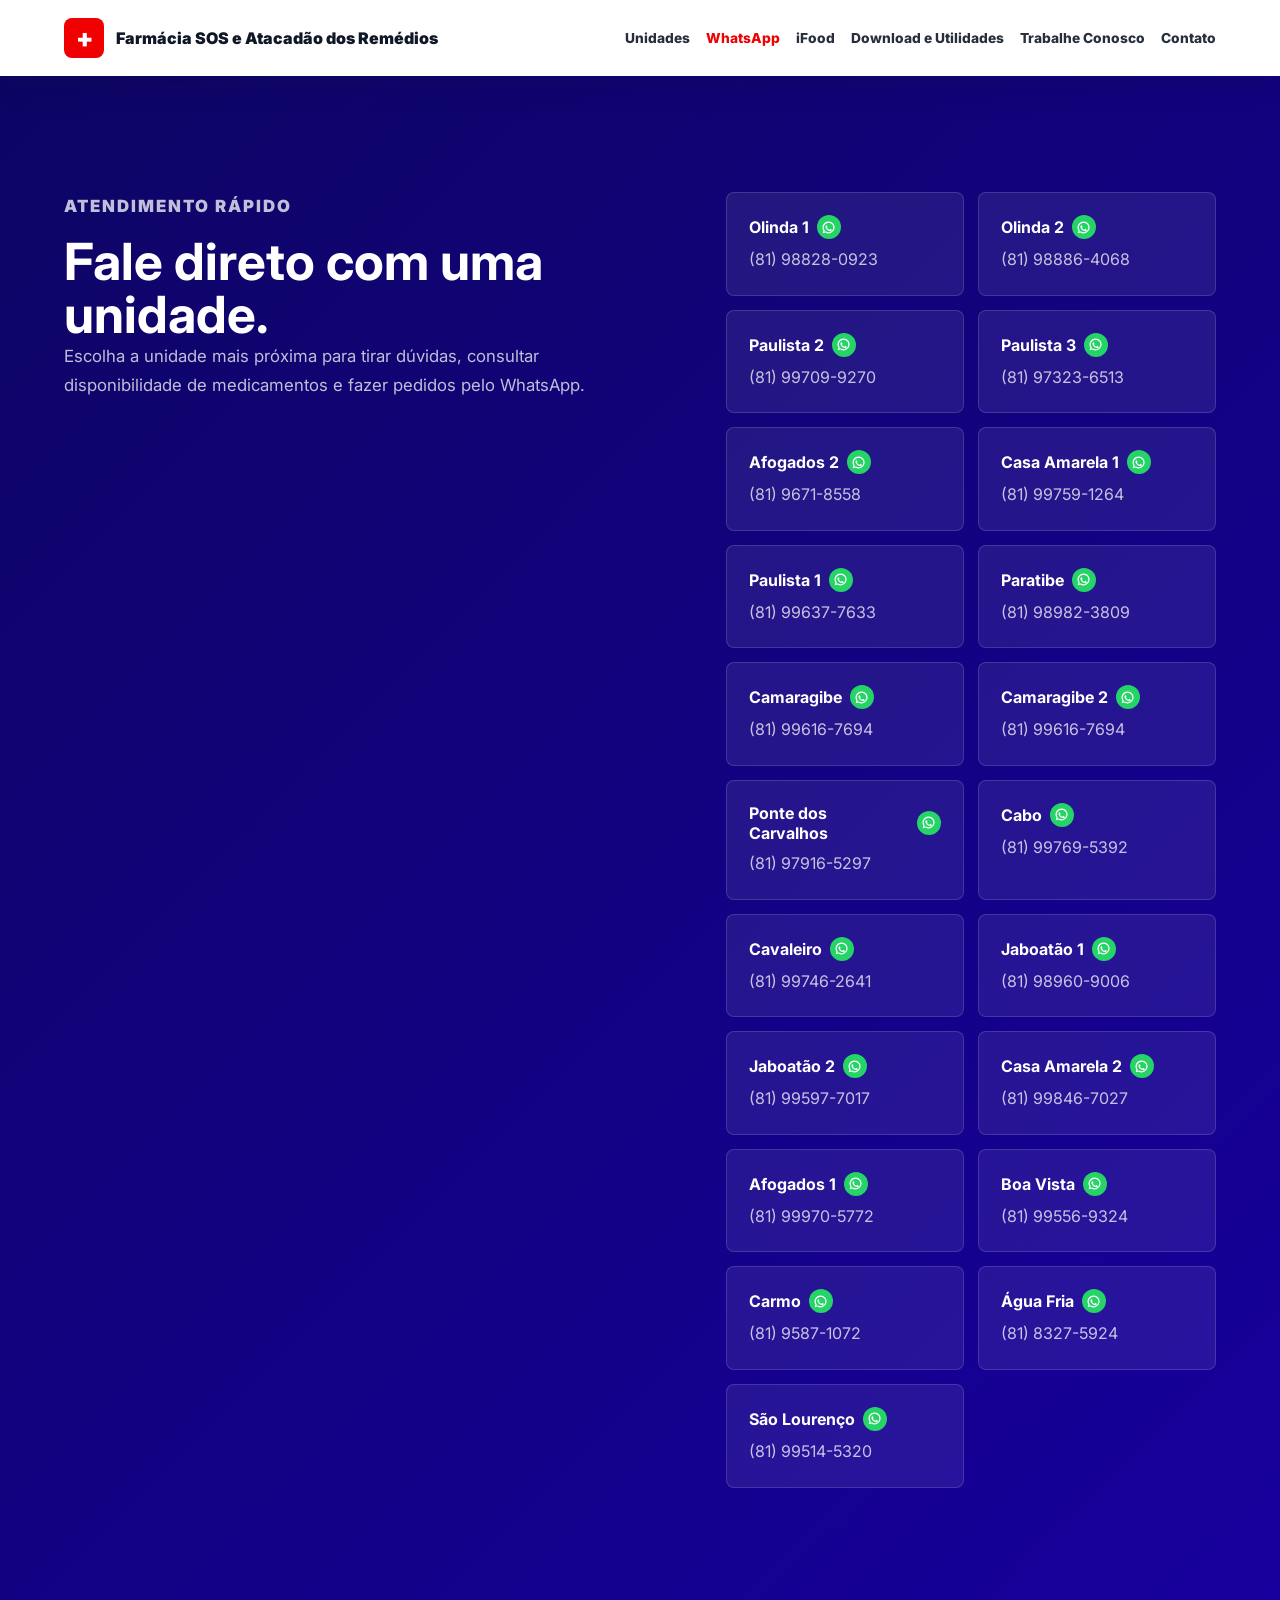
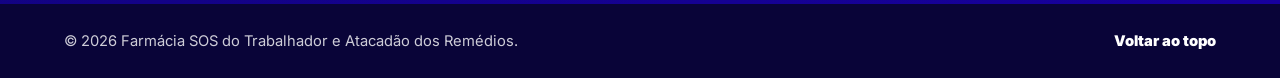
<file: whatsapp.html>
<!doctype html>
<html lang="pt-BR">
  <head>
    <meta charset="utf-8">
    <meta name="viewport" content="width=device-width, initial-scale=1">
    <title>Farmácia SOS do Trabalhador e Atacadão dos Remédios</title>
    <meta
      name="description"
      content="Unidades, WhatsApp, iFood e informações de atendimento da Farmácia SOS do Trabalhador e Atacadão dos Remédios."
    >
    <link rel="preconnect" href="https://fonts.googleapis.com">
    <link rel="preconnect" href="https://fonts.gstatic.com" crossorigin>
    <link
      href="https://fonts.googleapis.com/css2?family=Inter:wght@400;500;600;700;800;900&display=swap"
      rel="stylesheet"
    >
    <link rel="icon" href="assets/favicon.svg" type="image/svg+xml">
    <link rel="stylesheet" href="styles.css">
  </head>
  <body class="subpage">
    <header class="site-header" data-header>
      <a class="brand" href="index.html" aria-label="Ir para o início">
        <span class="brand-cross">+</span>
        <span>Farmácia SOS e Atacadão dos Remédios</span>
      </a>

      <button class="menu-toggle" type="button" aria-label="Abrir menu" aria-expanded="false" data-menu-toggle>
        <span></span>
        <span></span>
        <span></span>
      </button>

      <nav class="nav" data-nav aria-label="Navegação principal">
        <a href="unidades.html">Unidades</a>
        <a href="whatsapp.html" aria-current="page">WhatsApp</a>
        <a href="ifood.html">iFood</a>
        <a href="downloads.html">Download e Utilidades</a>
        <a href="https://forms.gle/5u4SYLcaU9EWQe9u9" target="_blank" rel="noopener noreferrer">Trabalhe Conosco</a>
        <a href="contato.html">Contato</a>
      </nav>
    </header>

    <main>
      <section class="section split" id="whatsapp" aria-labelledby="whatsapp-title">
        <div class="section-inner split-grid">
          <div>
            <p class="eyebrow">Atendimento rápido</p>
            <h2 id="whatsapp-title">Fale direto com uma unidade.</h2>
            <p>
              Escolha a unidade mais próxima para tirar dúvidas, consultar disponibilidade de medicamentos e fazer
              pedidos pelo WhatsApp.
            </p>
          </div>
          <div class="feature-list">
            <a class="feature action-feature" href="https://wa.me/5581988280923">
              <strong>Olinda 1</strong>
              <span>(81) 98828-0923</span>
            </a>
            <a class="feature action-feature" href="https://wa.me/5581988864068">
              <strong>Olinda 2</strong>
              <span>(81) 98886-4068</span>
            </a>
            <a class="feature action-feature" href="https://wa.me/5581997099270">
              <strong>Paulista 2</strong>
              <span>(81) 99709-9270</span>
            </a>
            <a class="feature action-feature" href="https://wa.me/5581973236513">
              <strong>Paulista 3</strong>
              <span>(81) 97323-6513</span>
            </a>
            <a class="feature action-feature" href="https://wa.me/558196718558">
              <strong>Afogados 2</strong>
              <span>(81) 9671-8558</span>
            </a>
            <a class="feature action-feature" href="https://wa.me/5581997591264">
              <strong>Casa Amarela 1</strong>
              <span>(81) 99759-1264</span>
            </a>
            <a class="feature action-feature atacadao-feature" href="https://wa.me/5581996377633">
              <strong>Paulista 1</strong>
              <span>(81) 99637-7633</span>
            </a>
            <a class="feature action-feature atacadao-feature" href="https://wa.me/5581989823809">
              <strong>Paratibe</strong>
              <span>(81) 98982-3809</span>
            </a>
            <a class="feature action-feature atacadao-feature" href="https://wa.me/5581996167694">
              <strong>Camaragibe</strong>
              <span>(81) 99616-7694</span>
            </a>
            <a class="feature action-feature atacadao-feature" href="https://wa.me/5581996167694">
              <strong>Camaragibe 2</strong>
              <span>(81) 99616-7694</span>
            </a>
            <a class="feature action-feature atacadao-feature" href="https://wa.me/5581979165297">
              <strong>Ponte dos Carvalhos</strong>
              <span>(81) 97916-5297</span>
            </a>
            <a class="feature action-feature atacadao-feature" href="https://wa.me/5581997695392">
              <strong>Cabo</strong>
              <span>(81) 99769-5392</span>
            </a>
            <a class="feature action-feature atacadao-feature" href="https://wa.me/5581997462641">
              <strong>Cavaleiro</strong>
              <span>(81) 99746-2641</span>
            </a>
            <a class="feature action-feature atacadao-feature" href="https://wa.me/5581989609006">
              <strong>Jaboatão 1</strong>
              <span>(81) 98960-9006</span>
            </a>
            <a class="feature action-feature atacadao-feature" href="https://wa.me/5581995977017">
              <strong>Jaboatão 2</strong>
              <span>(81) 99597-7017</span>
            </a>
            <a class="feature action-feature atacadao-feature" href="https://wa.me/5581998467027">
              <strong>Casa Amarela 2</strong>
              <span>(81) 99846-7027</span>
            </a>
            <a class="feature action-feature atacadao-feature" href="https://wa.me/5581999705772">
              <strong>Afogados 1</strong>
              <span>(81) 99970-5772</span>
            </a>
            <a class="feature action-feature atacadao-feature" href="https://wa.me/5581995569324">
              <strong>Boa Vista</strong>
              <span>(81) 99556-9324</span>
            </a>
            <a class="feature action-feature atacadao-feature" href="https://wa.me/558195871072">
              <strong>Carmo</strong>
              <span>(81) 9587-1072</span>
            </a>
            <a class="feature action-feature atacadao-feature" href="https://wa.me/558183275924">
              <strong>Água Fria</strong>
              <span>(81) 8327-5924</span>
            </a>
            <a class="feature action-feature atacadao-feature" href="https://wa.me/5581995145320">
              <strong>São Lourenço</strong>
              <span>(81) 99514-5320</span>
            </a>
          </div>
        </div>
      </section>
    </main>

    <footer class="footer">
      <span>© 2026 Farmácia SOS do Trabalhador e Atacadão dos Remédios.</span>
      <a href="index.html">Voltar ao topo</a>
    </footer>

    <script src="script.js"></script>
  </body>
</html>
</file>
<file: styles.css>
:root {
  --ink: #101827;
  --muted: #5d6678;
  --paper: #f6f8fc;
  --white: #ffffff;
  --blue: #17009d;
  --blue-dark: #0d0564;
  --red: #f00000;
  --red-dark: #bd0000;
  --line: #dfe4ef;
  --shadow: 0 22px 60px rgba(16, 24, 39, 0.13);
}

* {
  box-sizing: border-box;
}

html {
  scroll-behavior: smooth;
}

body {
  margin: 0;
  font-family: Inter, system-ui, -apple-system, BlinkMacSystemFont, "Segoe UI", sans-serif;
  color: var(--ink);
  background: var(--paper);
}

a {
  color: inherit;
  text-decoration: none;
}

img {
  display: block;
  max-width: 100%;
}

.site-header {
  position: fixed;
  inset: 0 0 auto;
  z-index: 20;
  display: flex;
  align-items: center;
  justify-content: space-between;
  gap: 22px;
  min-height: 76px;
  padding: 14px clamp(20px, 5vw, 64px);
  color: var(--ink);
  background: rgba(255, 255, 255, 0.95);
  box-shadow: 0 12px 30px rgba(16, 24, 39, 0.1);
  backdrop-filter: blur(16px);
  transition: background 180ms ease, box-shadow 180ms ease, color 180ms ease;
}

.site-header.is-scrolled,
.site-header.is-open {
  color: var(--ink);
  background: rgba(255, 255, 255, 0.95);
  box-shadow: 0 12px 30px rgba(16, 24, 39, 0.1);
  backdrop-filter: blur(16px);
}

.subpage .site-header {
  color: var(--ink);
  background: rgba(255, 255, 255, 0.95);
  box-shadow: 0 12px 30px rgba(16, 24, 39, 0.1);
  backdrop-filter: blur(16px);
}

.brand {
  display: inline-flex;
  align-items: center;
  min-width: 0;
  gap: 12px;
  font-weight: 900;
}

.brand-cross {
  display: grid;
  width: 40px;
  aspect-ratio: 1;
  flex: 0 0 auto;
  place-items: center;
  border-radius: 8px;
  color: var(--white);
  background: var(--red);
  font-size: 1.6rem;
  line-height: 1;
}

.site-header.is-scrolled .brand-cross,
.site-header.is-open .brand-cross {
  color: var(--white);
  background: var(--red);
}

.subpage .brand-cross {
  color: var(--white);
  background: var(--red);
}

.subpage main {
  padding-top: 76px;
}

.nav {
  display: flex;
  align-items: center;
  gap: 16px;
  font-size: 0.86rem;
  font-weight: 800;
}

.nav a {
  opacity: 0.9;
}

.nav a:hover,
.nav a[aria-current="page"] {
  opacity: 1;
}

.nav a[aria-current="page"] {
  color: var(--red);
}

.menu-toggle {
  display: none;
  width: 42px;
  aspect-ratio: 1;
  border: 1px solid currentColor;
  border-radius: 8px;
  color: inherit;
  background: transparent;
}

.menu-toggle span {
  display: block;
  width: 18px;
  height: 2px;
  margin: 4px auto;
  background: currentColor;
}

.hero {
  position: relative;
  display: grid;
  min-height: 92svh;
  overflow: hidden;
  color: var(--white);
  background: var(--blue-dark);
}

.hero-bg {
  position: absolute;
  inset: 0;
  z-index: 1;
  background:
    linear-gradient(112deg, rgba(13, 5, 100, 0.84) 0%, rgba(23, 0, 157, 0.7) 52%, rgba(240, 0, 0, 0.7) 100%),
    linear-gradient(0deg, rgba(0, 0, 0, 0.34), rgba(0, 0, 0, 0.34));
  pointer-events: none;
}

.hero-video {
  position: absolute;
  inset: 0;
  width: 100%;
  height: 100%;
  object-fit: cover;
  object-position: center;
  opacity: 0.9;
}

.instagram-panel {
  position: absolute;
  top: 84px;
  right: clamp(20px, 5vw, 64px);
  z-index: 3;
  display: grid;
  grid-template-columns: repeat(2, minmax(0, 1fr));
  gap: 7px;
  width: min(390px, 30vw);
}

.instagram-panel a {
  display: inline-flex;
  align-items: center;
  justify-content: center;
  gap: 6px;
  min-height: 30px;
  min-width: 0;
  padding: 0 9px;
  border: 1px solid rgba(255, 255, 255, 0.28);
  border-radius: 8px;
  color: var(--white);
  background: linear-gradient(135deg, #f00000, #17009d);
  text-align: center;
  box-shadow: 0 16px 32px rgba(0, 0, 0, 0.24);
  transition: transform 160ms ease, box-shadow 160ms ease;
}

.instagram-panel a:hover {
  transform: translateY(-1px);
  box-shadow: 0 20px 38px rgba(0, 0, 0, 0.32);
}

.instagram-panel span {
  min-width: 0;
  overflow: hidden;
  font-size: 0.66rem;
  font-weight: 900;
  line-height: 1.15;
  text-overflow: ellipsis;
  white-space: nowrap;
}

.instagram-icon {
  display: inline-grid;
  width: 18px;
  aspect-ratio: 1;
  flex: 0 0 auto;
  place-items: center;
  border-radius: 7px;
  background: rgba(255, 255, 255, 0.18);
}

.instagram-icon svg {
  width: 12px;
  height: 12px;
  fill: none;
  stroke: currentColor;
  stroke-linecap: round;
  stroke-linejoin: round;
  stroke-width: 2;
}

.hero-content {
  position: relative;
  z-index: 2;
  align-self: end;
  width: min(1280px, calc(100% - 40px));
  margin: 0 auto clamp(42px, 8vh, 82px);
  padding-top: 118px;
}

.brand-banners {
  display: grid;
  grid-template-columns: repeat(2, minmax(240px, 1fr));
  gap: 14px;
  width: min(760px, 100%);
  margin-bottom: clamp(28px, 5vw, 48px);
}

.brand-banners img {
  width: 100%;
  min-height: 96px;
  border: 4px solid rgba(255, 255, 255, 0.9);
  border-radius: 8px;
  object-fit: cover;
  box-shadow: 0 18px 40px rgba(0, 0, 0, 0.25);
}

.eyebrow {
  margin: 0 0 14px;
  color: #ffdbe0;
  font-size: 0.78rem;
  font-weight: 900;
  text-transform: uppercase;
  letter-spacing: 0.12em;
}

h1,
h2,
h3,
p {
  overflow-wrap: anywhere;
}

h1 {
  max-width: 15ch;
  margin: 0;
  font-size: clamp(2.5rem, 6vw, 5.1rem);
  line-height: 0.98;
}

h2 {
  margin: 0;
  font-size: clamp(2rem, 4vw, 3.25rem);
  line-height: 1.05;
}

h3 {
  margin: 0;
  font-size: 1.15rem;
  line-height: 1.2;
}

p {
  color: var(--muted);
  line-height: 1.7;
}

.hero-copy {
  max-width: 690px;
  margin: 24px 0 0;
  color: rgba(255, 255, 255, 0.88);
  font-size: 1.12rem;
}

.hero-actions,
.card-actions {
  display: flex;
  flex-wrap: wrap;
  gap: 12px;
}

.hero-actions {
  margin-top: 32px;
}

.button,
.mini-link {
  display: inline-flex;
  align-items: center;
  justify-content: center;
  min-height: 48px;
  padding: 0 20px;
  border: 1px solid transparent;
  border-radius: 8px;
  font-weight: 900;
  cursor: pointer;
  transition: transform 160ms ease, background 160ms ease, border-color 160ms ease;
}

.button:hover,
.mini-link:hover {
  transform: translateY(-1px);
}

.button.primary,
.mini-link {
  color: var(--white);
  background: var(--red);
}

.button.primary:hover,
.mini-link:hover {
  background: var(--red-dark);
}

.button.secondary,
.mini-link.ghost {
  color: var(--white);
  border-color: rgba(255, 255, 255, 0.62);
  background: rgba(255, 255, 255, 0.08);
}

.mini-link {
  min-height: 42px;
  padding: 0 14px;
  font-size: 0.88rem;
}

button.mini-link {
  font-family: inherit;
}

.mini-link.ghost {
  color: var(--blue);
  border-color: var(--line);
  background: var(--white);
}

.mini-link.status-label {
  cursor: default;
  color: var(--ink);
  border-color: var(--line);
  background: #f3f6fb;
}

.mini-link.status-label:hover {
  transform: none;
  background: #f3f6fb;
}

.section {
  padding: clamp(68px, 10vw, 116px) clamp(20px, 5vw, 64px);
}

.section-inner {
  width: min(1160px, 100%);
  margin: 0 auto;
}

.intro,
.process {
  background: var(--white);
}

.intro-grid,
.split-grid {
  display: grid;
  grid-template-columns: minmax(0, 1.08fr) minmax(280px, 0.92fr);
  gap: clamp(32px, 7vw, 86px);
  align-items: start;
}

.intro p:last-child,
.split p,
.contact p {
  margin-top: 0;
  font-size: 1.05rem;
}

.section-heading {
  max-width: 780px;
  margin-bottom: 38px;
}

.section-heading p {
  margin-bottom: 0;
}

.cards {
  display: grid;
  gap: 18px;
}

.unit-grid {
  grid-template-columns: repeat(3, minmax(0, 1fr));
}

.card {
  min-height: 284px;
  padding: 26px;
  border: 1px solid var(--line);
  border-radius: 8px;
  background: var(--white);
  box-shadow: 0 12px 28px rgba(16, 24, 39, 0.07);
}

.unit-card {
  position: relative;
  overflow: hidden;
}

.unit-card::before {
  content: "";
  position: absolute;
  inset: 0 0 auto;
  height: 7px;
  background: var(--blue);
}

.unit-card.is-selected {
  border-color: rgba(23, 0, 157, 0.35);
  box-shadow: 0 18px 38px rgba(23, 0, 157, 0.14);
}

.unit-card.atacadao::before {
  background: var(--red);
}

.tag {
  display: inline-flex;
  margin-bottom: 28px;
  padding: 7px 10px;
  border-radius: 8px;
  color: var(--white);
  background: var(--blue);
  font-size: 0.76rem;
  font-weight: 900;
  text-transform: uppercase;
}

.unit-card.atacadao .tag {
  background: var(--red);
}

.map-panel {
  margin-top: 24px;
  overflow: hidden;
  border: 1px solid var(--line);
  border-radius: 8px;
  background: var(--white);
  box-shadow: var(--shadow);
}

.map-panel-header {
  display: flex;
  align-items: center;
  justify-content: space-between;
  gap: 18px;
  padding: clamp(18px, 3vw, 28px);
  border-bottom: 1px solid var(--line);
}

.map-panel-header h3 {
  margin-top: 0;
}

.map-panel iframe {
  width: 100%;
  height: min(58vh, 520px);
  min-height: 340px;
  border: 0;
  background: #e8edf7;
}

.split {
  color: var(--white);
  background: linear-gradient(135deg, var(--blue-dark), var(--blue));
}

.split p,
.split .feature span {
  color: rgba(255, 255, 255, 0.74);
}

.feature-list {
  display: grid;
  gap: 14px;
}

#whatsapp .feature-list {
  grid-template-columns: repeat(2, minmax(0, 1fr));
}

.feature {
  padding: 22px;
  border: 1px solid rgba(255, 255, 255, 0.14);
  border-radius: 8px;
  background: rgba(255, 255, 255, 0.08);
}

.action-feature {
  display: block;
}

.feature strong,
.feature span {
  display: block;
}

#whatsapp .feature strong {
  display: flex;
  align-items: center;
  gap: 8px;
}

#whatsapp .feature strong::after {
  content: "";
  display: inline-grid;
  width: 24px;
  aspect-ratio: 1;
  flex: 0 0 auto;
  place-items: center;
  border-radius: 999px;
  background: #25d366;
  background-image: url("data:image/svg+xml,%3Csvg viewBox='0 0 24 24' xmlns='http://www.w3.org/2000/svg'%3E%3Cpath fill='white' d='M12.04 3.5a8.46 8.46 0 0 0-7.22 12.88L3.8 20.2l3.91-1a8.47 8.47 0 1 0 4.33-15.7Zm0 1.7a6.77 6.77 0 1 1-3.47 12.58l-.34-.2-2.06.53.55-2-.22-.35A6.76 6.76 0 0 1 12.04 5.2Zm-3.06 3.8c-.15 0-.38.06-.58.28-.2.22-.76.74-.76 1.8 0 1.06.78 2.09.89 2.24.11.14 1.51 2.42 3.74 3.3 1.85.73 2.23.58 2.63.55.4-.04 1.3-.53 1.49-1.05.18-.51.18-.95.13-1.05-.06-.1-.2-.15-.42-.26-.22-.11-1.3-.64-1.5-.71-.2-.08-.35-.11-.5.11-.15.22-.57.71-.7.86-.13.15-.26.17-.48.06-.22-.11-.94-.35-1.79-1.1-.66-.59-1.1-1.31-1.23-1.53-.13-.22-.01-.34.1-.45.1-.1.22-.26.33-.39.11-.13.15-.22.22-.37.07-.15.04-.28-.02-.39-.05-.11-.5-1.2-.68-1.64-.18-.42-.36-.36-.5-.37h-.37Z'/%3E%3C/svg%3E");
  background-position: center;
  background-repeat: no-repeat;
  background-size: 17px 17px;
}

.feature span {
  margin-top: 8px;
  line-height: 1.6;
}

.timeline {
  display: grid;
  grid-template-columns: repeat(3, 1fr);
  gap: 2px;
  background: var(--line);
  border: 1px solid var(--line);
}

.step {
  min-height: 258px;
  padding: 28px;
  background: var(--paper);
}

.step span {
  display: inline-grid;
  min-width: 44px;
  height: 36px;
  place-items: center;
  margin-bottom: 24px;
  border-radius: 8px;
  color: var(--white);
  background: var(--blue);
  font-size: 0.78rem;
  font-weight: 900;
}

.store-list .step h3 {
  display: flex;
  align-items: center;
  gap: 8px;
}

.store-list .step h3::after {
  content: "iFood";
  display: inline-flex;
  align-items: center;
  justify-content: center;
  min-width: 48px;
  min-height: 24px;
  padding: 0 8px;
  border-radius: 999px;
  color: var(--white);
  background: var(--red);
  font-size: 0.68rem;
  font-weight: 900;
  line-height: 1;
  letter-spacing: 0;
}

.contact {
  background: #edf1ff;
}

.contact-details {
  display: grid;
  gap: 10px;
  margin-top: 28px;
  font-weight: 900;
  color: var(--blue);
}

.contact-only {
  display: grid;
  place-items: center;
}

.contact-card {
  width: min(720px, 100%);
  padding: clamp(28px, 5vw, 52px);
  border: 1px solid var(--line);
  border-radius: 8px;
  text-align: center;
  background: var(--white);
  box-shadow: var(--shadow);
}

.contact-card .contact-details {
  justify-items: center;
}

.contact-card .button {
  width: fit-content;
  min-width: min(100%, 280px);
}

.downloads {
  background: var(--white);
}

.download-groups {
  display: grid;
  gap: 28px;
}

.download-group {
  padding: clamp(22px, 4vw, 34px);
  border: 1px solid var(--line);
  border-radius: 8px;
  background: var(--paper);
}

.download-group-heading {
  display: flex;
  align-items: center;
  gap: 16px;
  margin-bottom: 22px;
}

.download-group-heading h2 {
  font-size: clamp(1.6rem, 3vw, 2.35rem);
}

.download-note {
  max-width: 760px;
  margin: 10px 0 0;
  color: var(--muted);
  font-size: 1rem;
  line-height: 1.6;
}

.download-icon {
  display: grid;
  width: 46px;
  aspect-ratio: 1;
  flex: 0 0 auto;
  place-items: center;
  border-radius: 8px;
  color: var(--white);
  background: var(--red);
  font-size: 1.4rem;
  font-weight: 900;
}

.download-grid {
  display: grid;
  grid-template-columns: repeat(2, minmax(0, 1fr));
  gap: 16px;
}

.download-card {
  min-height: 220px;
  padding: 24px;
  border: 1px solid var(--line);
  border-radius: 8px;
  background: var(--white);
  box-shadow: 0 12px 26px rgba(16, 24, 39, 0.07);
}

.download-card p {
  margin-bottom: 24px;
}

.footer {
  display: flex;
  align-items: center;
  justify-content: space-between;
  gap: 20px;
  padding: 28px clamp(20px, 5vw, 64px);
  color: rgba(255, 255, 255, 0.8);
  background: #090438;
  font-size: 0.92rem;
}

.footer a {
  color: var(--white);
  font-weight: 900;
}

@media (max-width: 1120px) {
  .menu-toggle {
    display: block;
  }

  .nav {
    position: absolute;
    top: 76px;
    right: 20px;
    left: 20px;
    display: none;
    flex-direction: column;
    align-items: stretch;
    gap: 0;
    padding: 10px;
    border: 1px solid var(--line);
    border-radius: 8px;
    color: var(--ink);
    background: var(--white);
    box-shadow: var(--shadow);
  }

  .nav.is-open {
    display: flex;
  }

  .nav a {
    padding: 14px;
  }
}

@media (max-width: 980px) {
  .brand span:last-child {
    max-width: 340px;
    white-space: nowrap;
    overflow: hidden;
    text-overflow: ellipsis;
  }

  .nav {
    gap: 14px;
    font-size: 0.86rem;
  }

  .instagram-panel {
    top: 86px;
    right: 20px;
    left: 20px;
    width: auto;
  }

}

@media (max-width: 860px) {
  .brand-banners,
  .intro-grid,
  .split-grid,
  #whatsapp .feature-list,
  .unit-grid,
  .download-grid,
  .timeline {
    grid-template-columns: 1fr;
  }

  .card,
  .step {
    min-height: auto;
  }
}

@media (max-width: 560px) {
  .site-header {
    min-height: 68px;
  }

  .nav {
    top: 68px;
  }

  .brand span:last-child {
    max-width: 230px;
  }

  .hero {
    min-height: 90svh;
  }

  .hero-content {
    width: min(100% - 32px, 1020px);
  }

  .instagram-panel {
    grid-template-columns: 1fr;
  }

  .instagram-panel a {
    min-height: 36px;
    padding: 0 12px;
  }

  .brand-banners img {
    min-height: 74px;
    border-width: 3px;
  }

  h1 {
    max-width: 12ch;
  }

  .hero-actions,
  .card-actions,
  .map-panel-header,
  .footer {
    align-items: stretch;
    flex-direction: column;
  }

  .button,
  .mini-link {
    width: 100%;
  }
}
</file>
